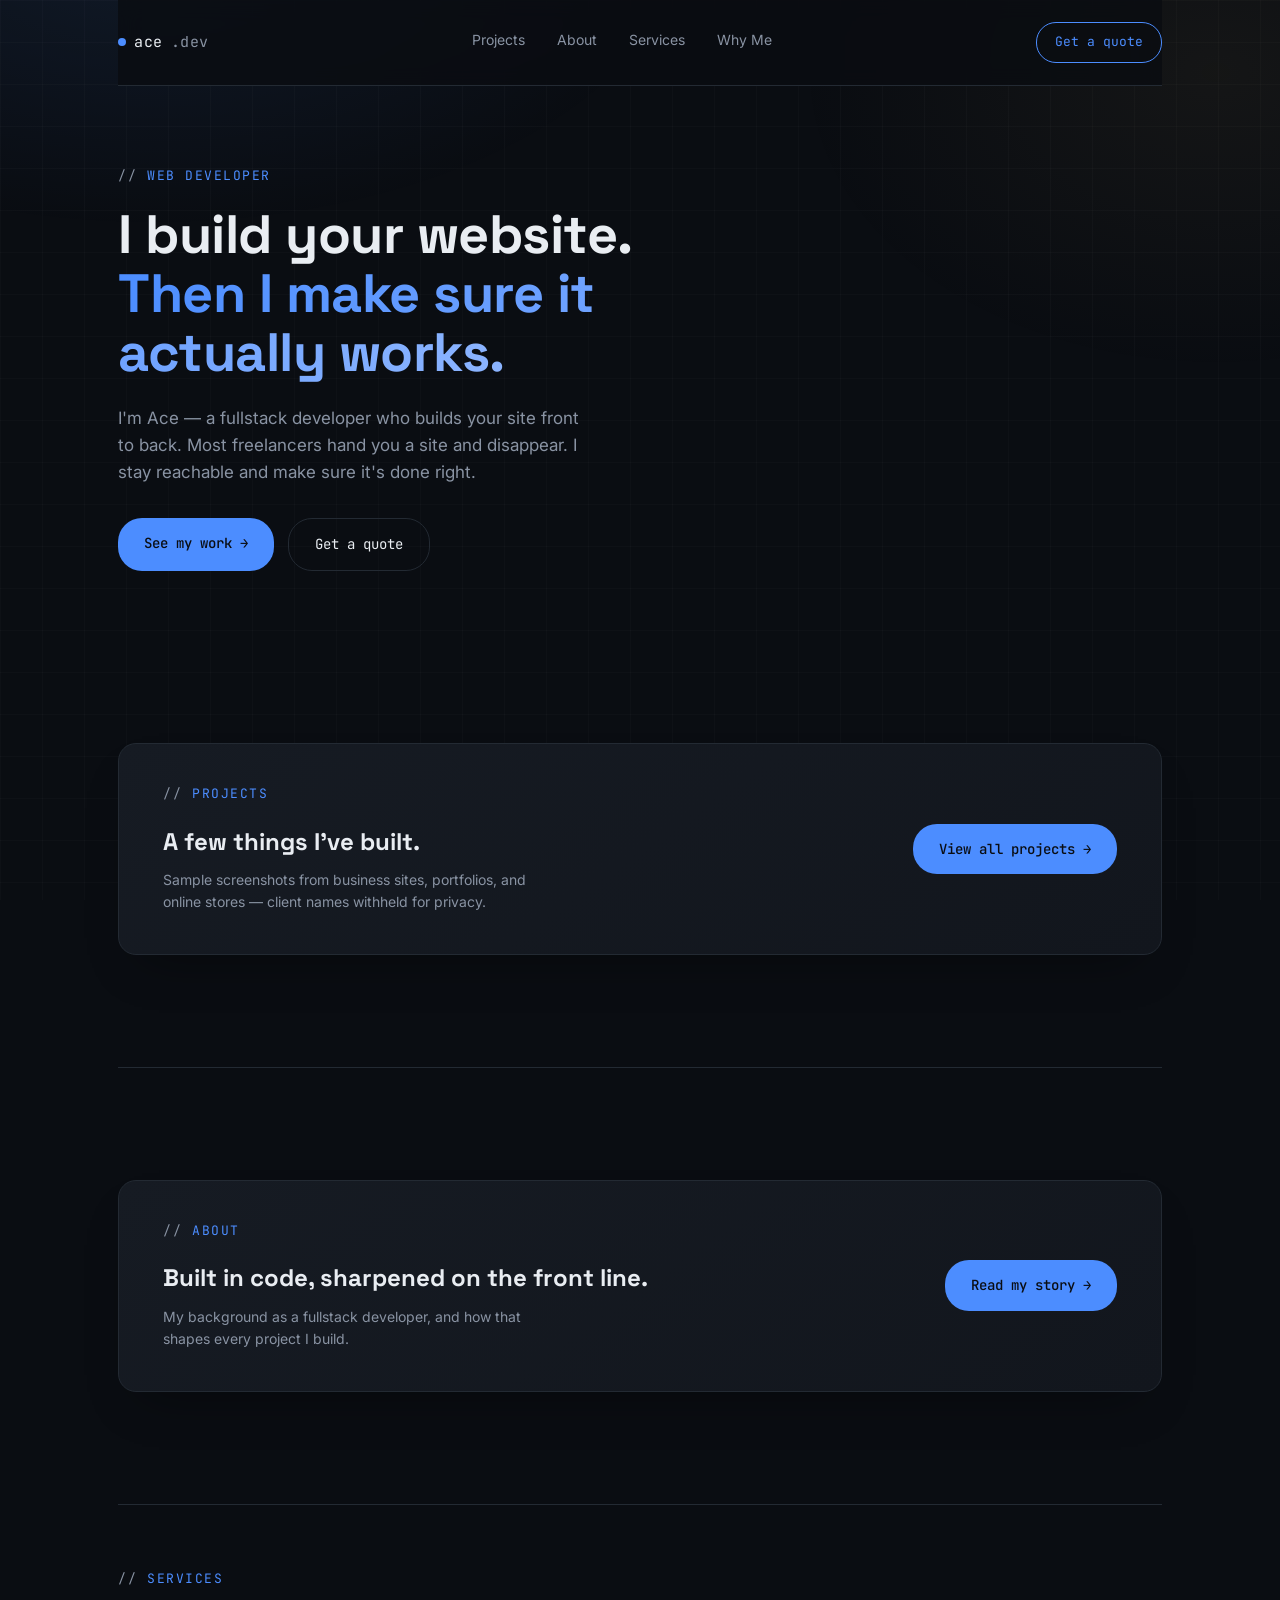
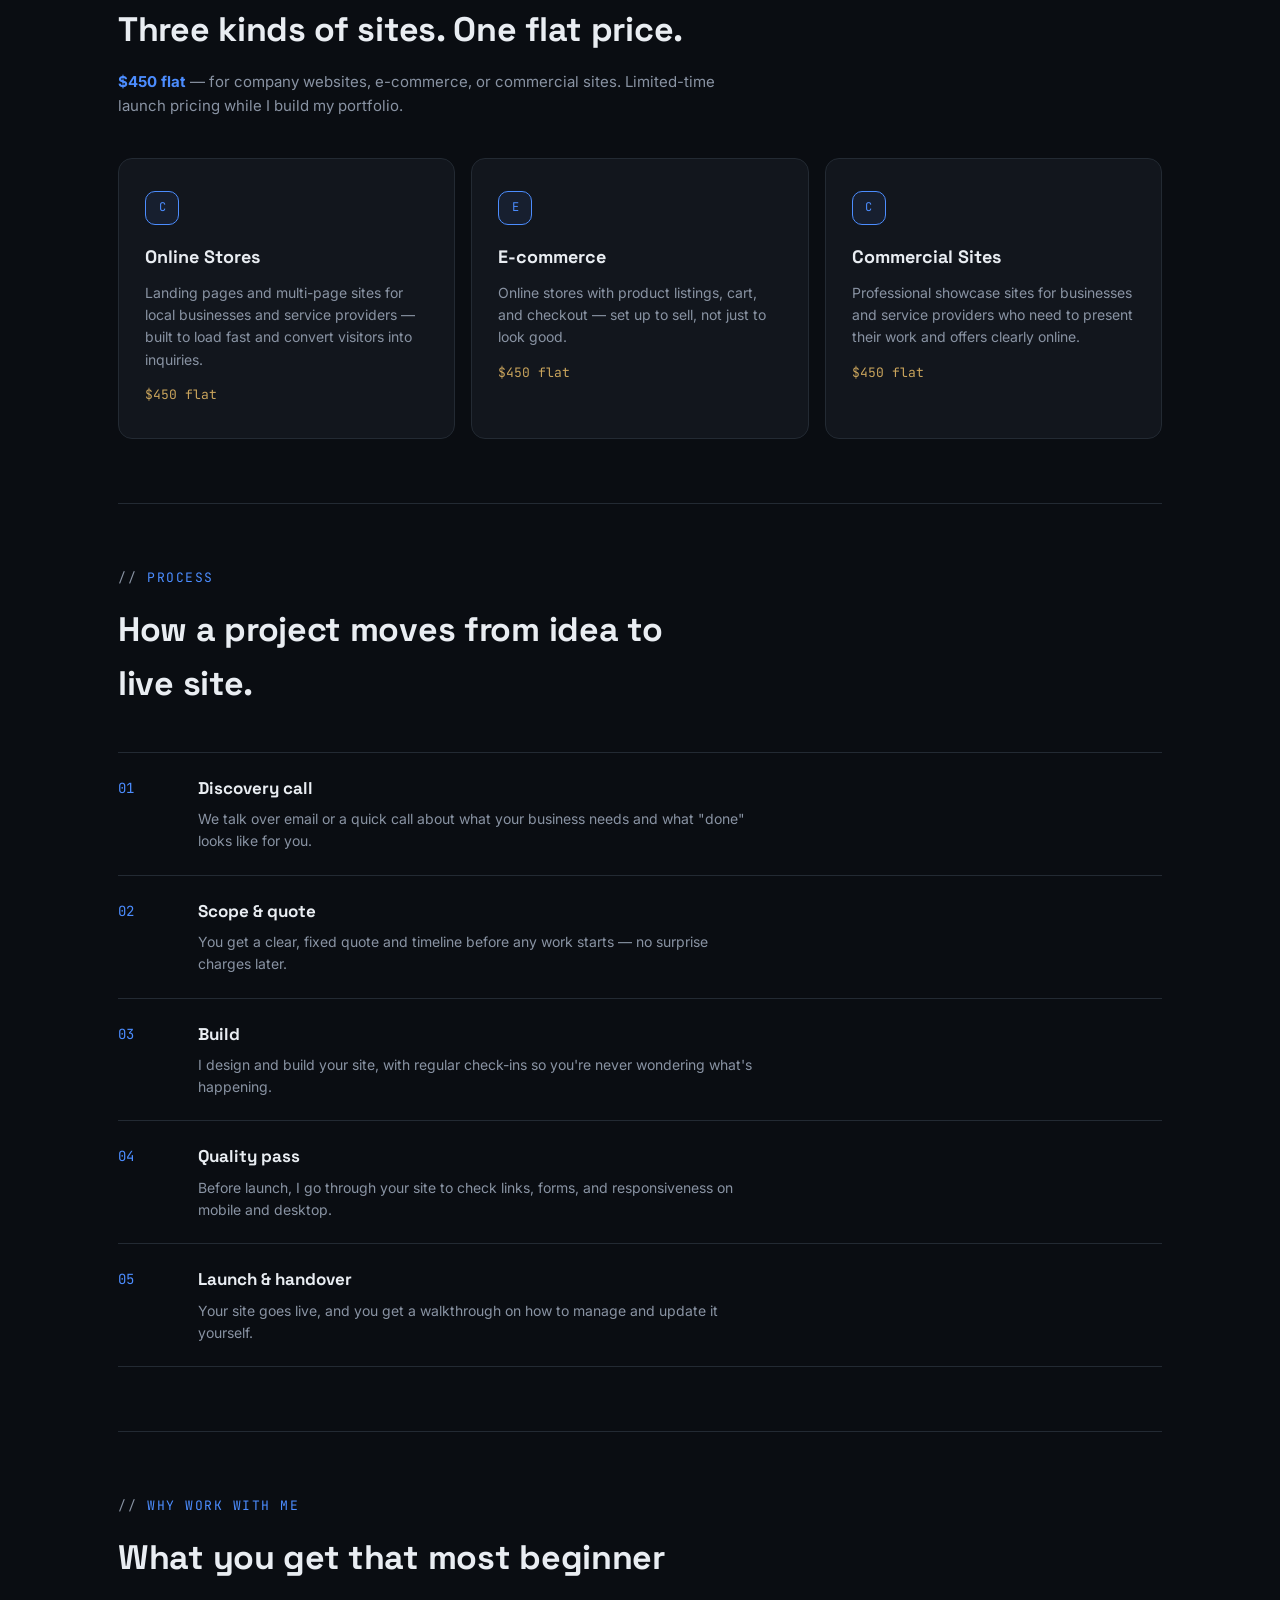
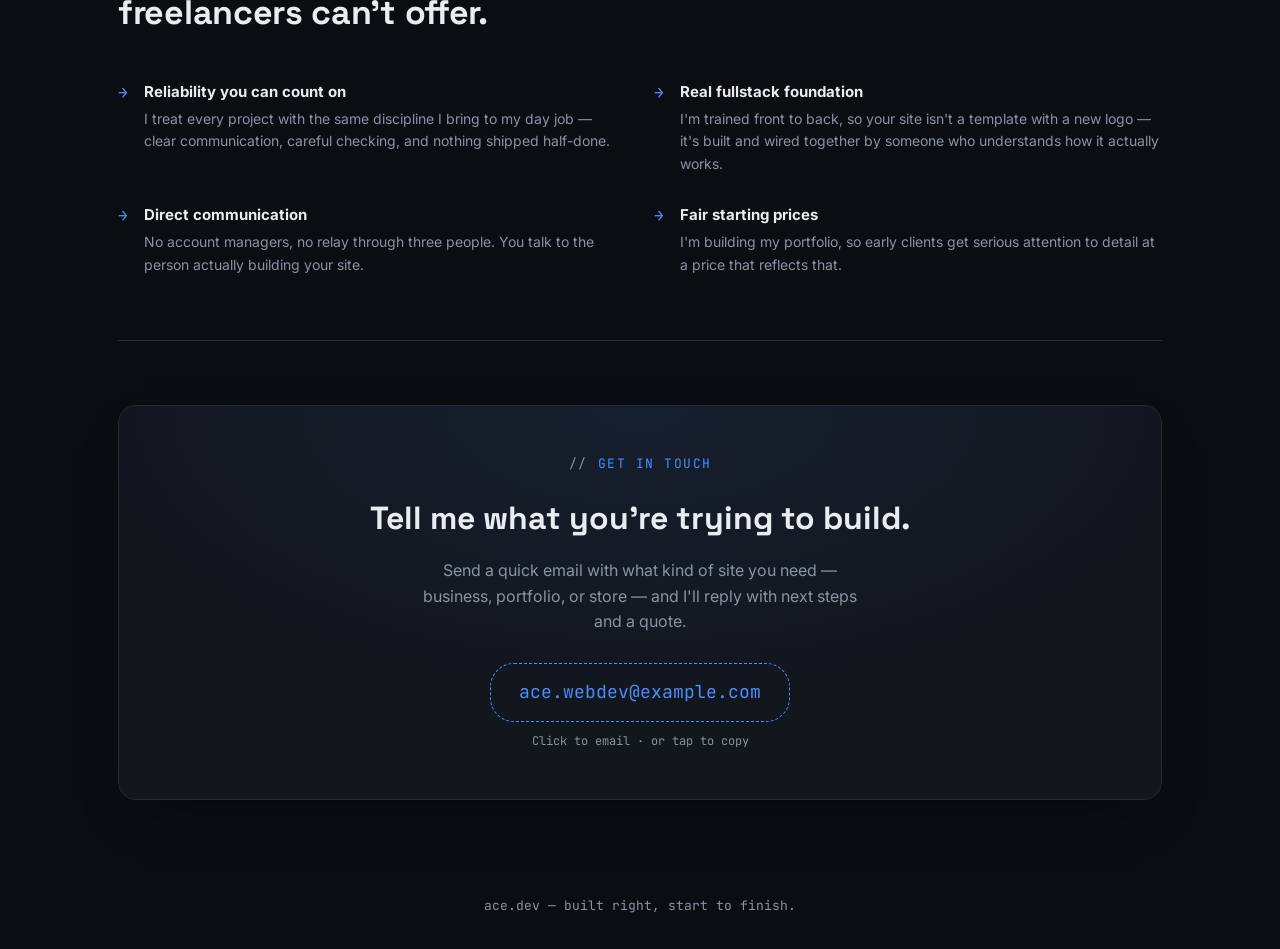
<file: index.html>
<!DOCTYPE html>
<html lang="en">
<head>
<meta charset="UTF-8">
<meta name="viewport" content="width=device-width, initial-scale=1.0">
<title>Ace — Websites built right</title>
<link rel="preconnect" href="https://fonts.googleapis.com">
<link href="https://fonts.googleapis.com/css2?family=Space+Grotesk:wght@400;500;700&family=JetBrains+Mono:wght@400;500&family=Inter:wght@400;500;600&display=swap" rel="stylesheet">
<link rel="stylesheet" href="style.css">
</head>
<body>

<div class="wrap">
  <nav>
    <div class="logo"><span class="dot"></span>ace<span style="color:var(--muted)">.dev</span></div>
    <div class="navlinks">
      <a href="projects.html">Projects</a>
      <a href="about.html">About</a>
      <a href="#services">Services</a>
      <a href="#why">Why Me</a>
    </div>
    <a href="#contact" class="nav-cta">Get a quote</a>
  </nav>

  <section class="hero" style="border-bottom:none;">
    <div class="hero-inner">
      <div class="eyebrow">Web Developer</div>
      <h1>I build your website. <span class="accent">Then I make sure it actually works.</span></h1>
      <p class="lead">I'm Ace — a fullstack developer who builds your site front to back. Most freelancers hand you a site and disappear. I stay reachable and make sure it's done right.</p>
      <div class="hero-ctas">
        <a href="projects.html" class="btn-primary">See my work →</a>
        <a href="#contact" class="btn-secondary">Get a quote</a>
      </div>
    </div>
  </section>
</div>

<div class="wrap">
  <section id="projects-teaser">
    <div class="teaser-panel reveal">
      <div class="teaser-text">
        <div class="eyebrow">Projects</div>
        <h2>A few things I've built.</h2>
        <p>Sample screenshots from business sites, portfolios, and online stores — client names withheld for privacy.</p>
      </div>
      <a href="projects.html" class="btn-primary">View all projects →</a>
    </div>
  </section>
</div>

<div class="wrap">
  <section id="about">
    <div class="teaser-panel reveal">
      <div class="teaser-text">
        <div class="eyebrow">About</div>
        <h2>Built in code, sharpened on the front line.</h2>
        <p>My background as a fullstack developer, and how that shapes every project I build.</p>
      </div>
      <a href="about.html" class="btn-primary">Read my story →</a>
    </div>
  </section>

  <section id="services">
    <div class="section-head reveal">
      <div class="eyebrow">Services</div>
      <h2>Three kinds of sites. One flat price.</h2>
      <p><strong style="color:var(--teal);">$450 flat</strong> — for company websites, e-commerce, or commercial sites. Limited-time launch pricing while I build my portfolio.</p>
    </div>
    <div class="services-grid reveal-stagger">
      <div class="service-card">
        <div class="icon">C</div>
        <h3>Online Stores</h3>
        <p>Landing pages and multi-page sites for local businesses and service providers — built to load fast and convert visitors into inquiries.</p>
        <div class="price">$450 flat</div>
      </div>
      <div class="service-card">
        <div class="icon">E</div>
        <h3>E-commerce</h3>
        <p>Online stores with product listings, cart, and checkout — set up to sell, not just to look good.</p>
        <div class="price">$450 flat</div>
      </div>
      <div class="service-card">
        <div class="icon">C</div>
        <h3>Commercial Sites</h3>
        <p>Professional showcase sites for businesses and service providers who need to present their work and offers clearly online.</p>
        <div class="price">$450 flat</div>
      </div>
    </div>
  </section>

  <section id="process">
    <div class="section-head reveal">
      <div class="eyebrow">Process</div>
      <h2>How a project moves from idea to live site.</h2>
    </div>
    <div class="process-list reveal-stagger">
      <div class="process-item">
        <div class="pnum">01</div>
        <div><h4>Discovery call</h4><p>We talk over email or a quick call about what your business needs and what "done" looks like for you.</p></div>
      </div>
      <div class="process-item">
        <div class="pnum">02</div>
        <div><h4>Scope &amp; quote</h4><p>You get a clear, fixed quote and timeline before any work starts — no surprise charges later.</p></div>
      </div>
      <div class="process-item">
        <div class="pnum">03</div>
        <div><h4>Build</h4><p>I design and build your site, with regular check-ins so you're never wondering what's happening.</p></div>
      </div>
      <div class="process-item">
        <div class="pnum">04</div>
        <div><h4>Quality pass</h4><p>Before launch, I go through your site to check links, forms, and responsiveness on mobile and desktop.</p></div>
      </div>
      <div class="process-item">
        <div class="pnum">05</div>
        <div><h4>Launch &amp; handover</h4><p>Your site goes live, and you get a walkthrough on how to manage and update it yourself.</p></div>
      </div>
    </div>
  </section>

  <section id="why">
    <div class="section-head reveal">
      <div class="eyebrow">Why work with me</div>
      <h2>What you get that most beginner freelancers can't offer.</h2>
    </div>
    <div class="why-grid reveal-stagger">
      <div class="why-item">
        <div class="mark">→</div>
        <div><h4>Reliability you can count on</h4><p>I treat every project with the same discipline I bring to my day job — clear communication, careful checking, and nothing shipped half-done.</p></div>
      </div>
      <div class="why-item">
        <div class="mark">→</div>
        <div><h4>Real fullstack foundation</h4><p>I'm trained front to back, so your site isn't a template with a new logo — it's built and wired together by someone who understands how it actually works.</p></div>
      </div>
      <div class="why-item">
        <div class="mark">→</div>
        <div><h4>Direct communication</h4><p>No account managers, no relay through three people. You talk to the person actually building your site.</p></div>
      </div>
      <div class="why-item">
        <div class="mark">→</div>
        <div><h4>Fair starting prices</h4><p>I'm building my portfolio, so early clients get serious attention to detail at a price that reflects that.</p></div>
      </div>
    </div>
  </section>
</div>

<div class="wrap" style="border-bottom:none;">
  <section id="contact" style="border-bottom:none;">
    <div class="contact-panel reveal">
      <div class="eyebrow" style="justify-content:center;">Get in touch</div>
      <h2>Tell me what you're trying to build.</h2>
      <p>Send a quick email with what kind of site you need — business, portfolio, or store — and I'll reply with next steps and a quote.</p>
      <a class="email-box" id="emailBox" href="mailto:ace.webdev@example.com">ace.webdev@example.com</a>
      <div class="copy-hint">Click to email · or tap to copy</div>
    </div>
  </section>
</div>

<footer>ace.dev — built right, start to finish.</footer>

<script>
  document.getElementById('emailBox').addEventListener('click', function(e){
    navigator.clipboard && navigator.clipboard.writeText('ace.webdev@example.com');
  });

  const revealEls = document.querySelectorAll('.reveal, .reveal-stagger');
  const revealObserver = new IntersectionObserver((entries) => {
    entries.forEach(entry => {
      if(entry.isIntersecting){
        entry.target.classList.add('is-visible');
        revealObserver.unobserve(entry.target);
      }
    });
  }, { threshold: 0.15, rootMargin: '0px 0px -40px 0px' });
  revealEls.forEach(el => revealObserver.observe(el));
</script>

</body>
</html>
</file>
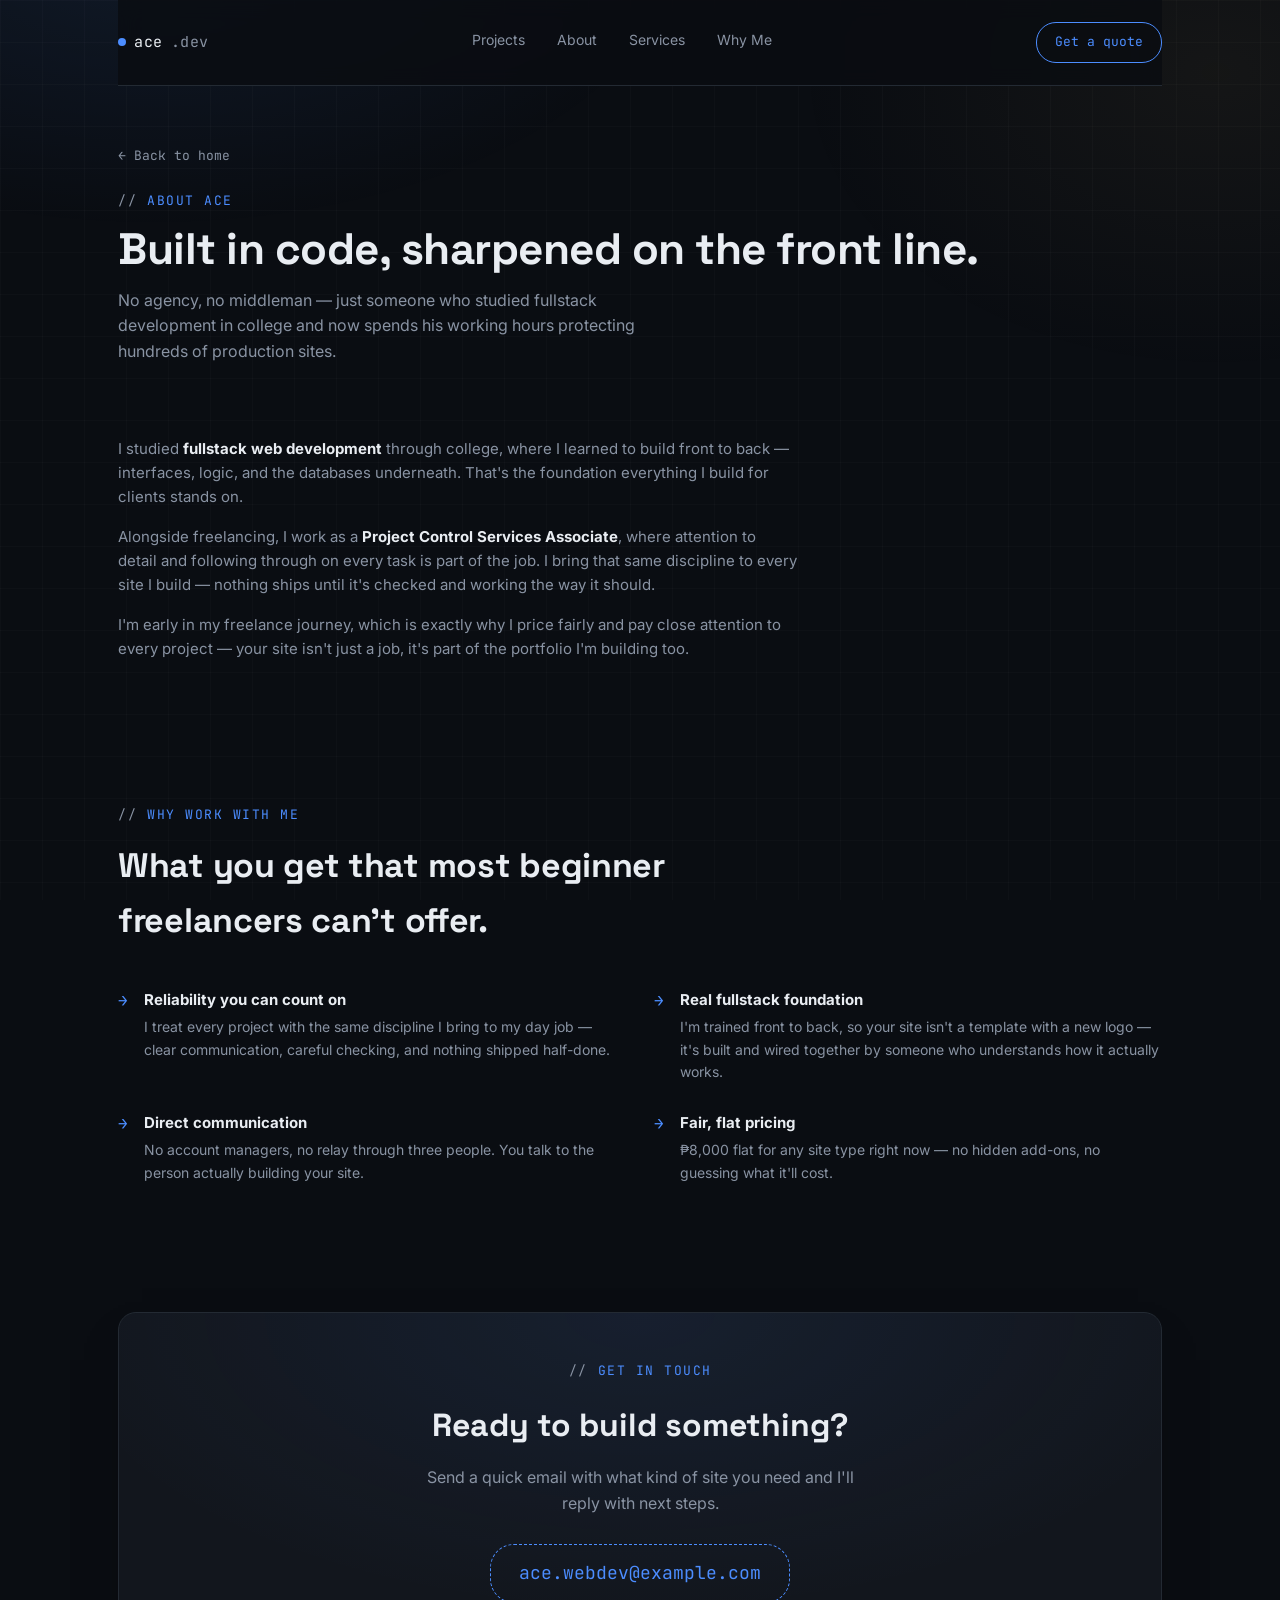
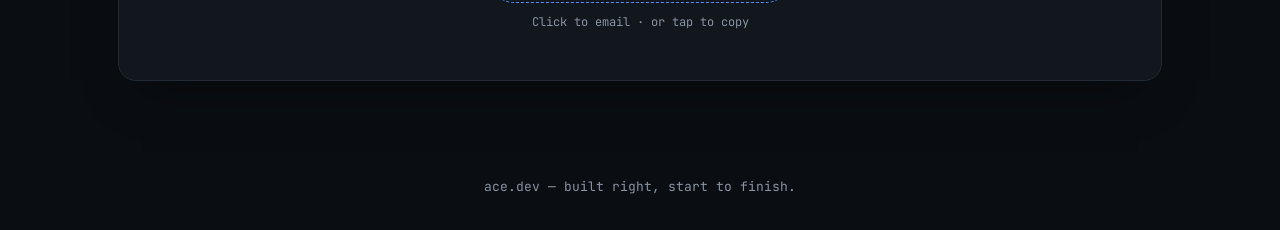
<file: about.html>
<!DOCTYPE html>
<html lang="en">
<head>
<meta charset="UTF-8">
<meta name="viewport" content="width=device-width, initial-scale=1.0">
<title>About — Ace</title>
<link rel="preconnect" href="https://fonts.googleapis.com">
<link href="https://fonts.googleapis.com/css2?family=Space+Grotesk:wght@400;500;700&family=JetBrains+Mono:wght@400;500&family=Inter:wght@400;500;600&display=swap" rel="stylesheet">
<link rel="stylesheet" href="style.css">
</head>
<body>

<div class="wrap">
  <nav>
    <a href="index.html" class="logo"><span class="dot"></span>ace<span style="color:var(--muted)">.dev</span></a>
    <div class="navlinks">
      <a href="projects.html">Projects</a>
      <a href="about.html">About</a>
      <a href="index.html#services">Services</a>
      <a href="index.html#why">Why Me</a>
    </div>
    <a href="index.html#contact" class="nav-cta">Get a quote</a>
  </nav>

  <div class="page-header">
    <a href="index.html" class="back-link">← Back to home</a>
    <div class="eyebrow">About Ace</div>
    <h1>Built in code, sharpened on the front line.</h1>
    <p>No agency, no middleman — just someone who studied fullstack development in college and now spends his working hours protecting hundreds of production sites.</p>
  </div>

  <section style="border-bottom:none;">
    <div class="about-grid" style="grid-template-columns:1fr; max-width:680px;">
      <div class="about-text">
        <p>I studied <strong>fullstack web development</strong> through college, where I learned to build front to back — interfaces, logic, and the databases underneath. That's the foundation everything I build for clients stands on.</p>
        <p>Alongside freelancing, I work as a <strong>Project Control Services Associate</strong>, where attention to detail and following through on every task is part of the job. I bring that same discipline to every site I build — nothing ships until it's checked and working the way it should.</p>
        <p>I'm early in my freelance journey, which is exactly why I price fairly and pay close attention to every project — your site isn't just a job, it's part of the portfolio I'm building too.</p>
      </div>
    </div>
  </section>

  <section id="why" style="border-bottom:none;">
    <div class="section-head">
      <div class="eyebrow">Why work with me</div>
      <h2>What you get that most beginner freelancers can't offer.</h2>
    </div>
    <div class="why-grid">
      <div class="why-item">
        <div class="mark">→</div>
        <div><h4>Reliability you can count on</h4><p>I treat every project with the same discipline I bring to my day job — clear communication, careful checking, and nothing shipped half-done.</p></div>
      </div>
      <div class="why-item">
        <div class="mark">→</div>
        <div><h4>Real fullstack foundation</h4><p>I'm trained front to back, so your site isn't a template with a new logo — it's built and wired together by someone who understands how it actually works.</p></div>
      </div>
      <div class="why-item">
        <div class="mark">→</div>
        <div><h4>Direct communication</h4><p>No account managers, no relay through three people. You talk to the person actually building your site.</p></div>
      </div>
      <div class="why-item">
        <div class="mark">→</div>
        <div><h4>Fair, flat pricing</h4><p>₱8,000 flat for any site type right now — no hidden add-ons, no guessing what it'll cost.</p></div>
      </div>
    </div>
  </section>

  <section style="border-bottom:none;">
    <div class="contact-panel">
      <div class="eyebrow" style="justify-content:center;">Get in touch</div>
      <h2>Ready to build something?</h2>
      <p>Send a quick email with what kind of site you need and I'll reply with next steps.</p>
      <a class="email-box" id="emailBox" href="mailto:ace.webdev@example.com">ace.webdev@example.com</a>
      <div class="copy-hint">Click to email · or tap to copy</div>
    </div>
  </section>
</div>

<footer>ace.dev — built right, start to finish.</footer>

<script>
  document.getElementById('emailBox').addEventListener('click', function(e){
    navigator.clipboard && navigator.clipboard.writeText('ace.webdev@example.com');
  });
</script>

</body>
</html>
</file>
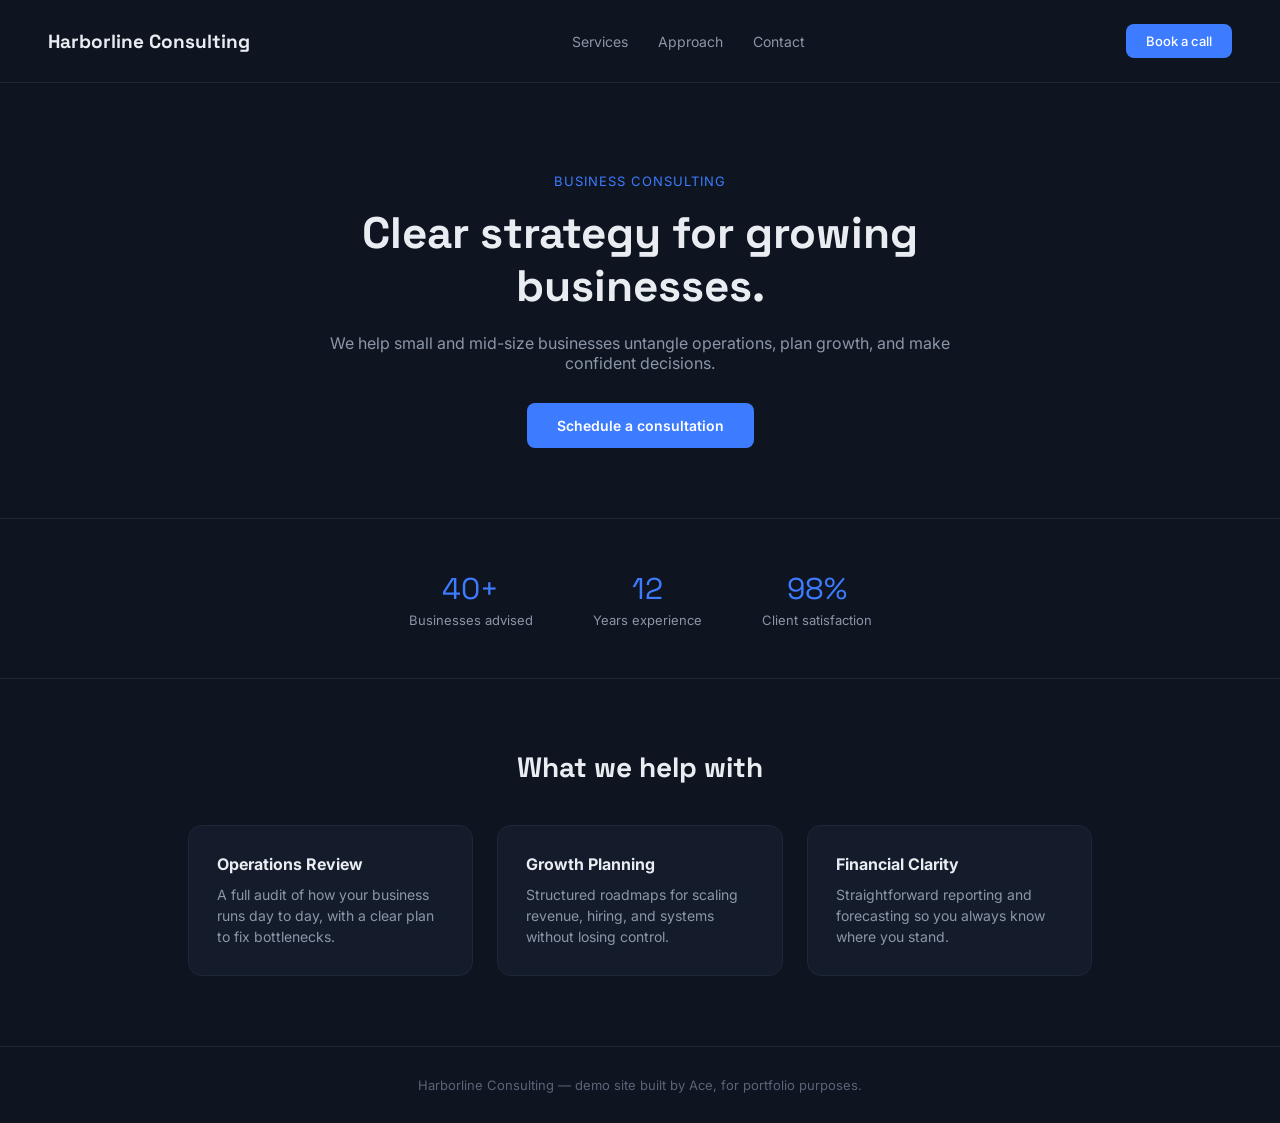
<file: demo-commercial.html>
<!DOCTYPE html>
<html lang="en">
<head>
<meta charset="UTF-8">
<meta name="viewport" content="width=device-width, initial-scale=1.0">
<title>Harborline Consulting</title>
<link href="https://fonts.googleapis.com/css2?family=Space+Grotesk:wght@500;700&family=Inter:wght@400;500;600&display=swap" rel="stylesheet">
<style>
  *{box-sizing:border-box; margin:0; padding:0;}
  body{font-family:'Inter',sans-serif; background:#0E1420; color:#E9EDF2;}
  .nav{display:flex; justify-content:space-between; align-items:center; padding:24px 48px; border-bottom:1px solid #1E2735;}
  .logo{font-family:'Space Grotesk',sans-serif; font-weight:700; font-size:19px;}
  .nav-links{display:flex; gap:30px; font-size:14px; color:#8B96A8;}
  .nav-cta{background:#3D7CFF; color:#fff; padding:9px 20px; border-radius:8px; font-size:13px; font-weight:500;}
  .hero{text-align:center; padding:90px 48px 70px; max-width:720px; margin:0 auto;}
  .hero .tag{color:#3D7CFF; font-size:13px; letter-spacing:1px; text-transform:uppercase; margin-bottom:18px;}
  .hero h1{font-family:'Space Grotesk',sans-serif; font-size:44px; line-height:1.2; margin-bottom:20px;}
  .hero p{color:#8B96A8; font-size:16px; margin-bottom:30px;}
  .hero-cta{display:inline-block; background:#3D7CFF; color:#fff; padding:14px 30px; border-radius:8px; font-weight:600; font-size:14px;}
  .stats{display:flex; justify-content:center; gap:60px; padding:50px 0; border-top:1px solid #1E2735; border-bottom:1px solid #1E2735;}
  .stat{text-align:center;}
  .stat .num{font-family:'Space Grotesk',sans-serif; font-size:30px; color:#3D7CFF;}
  .stat .cap{color:#8B96A8; font-size:13px; margin-top:4px;}
  .services{padding:70px 48px; max-width:1000px; margin:0 auto;}
  .services h2{font-family:'Space Grotesk',sans-serif; font-size:28px; text-align:center; margin-bottom:40px;}
  .grid{display:grid; grid-template-columns:repeat(3,1fr); gap:24px;}
  .card{background:#141C2B; border:1px solid #1E2735; border-radius:14px; padding:28px;}
  .card h4{margin-bottom:10px; font-size:16px;}
  .card p{color:#8B96A8; font-size:14px; line-height:1.5;}
  footer{text-align:center; padding:30px; color:#5A6478; font-size:13px; border-top:1px solid #1E2735;}
</style>
</head>
<body>
  <div class="nav">
    <div class="logo">Harborline Consulting</div>
    <div class="nav-links"><span>Services</span><span>Approach</span><span>Contact</span></div>
    <div class="nav-cta">Book a call</div>
  </div>
  <div class="hero">
    <div class="tag">Business Consulting</div>
    <h1>Clear strategy for growing businesses.</h1>
    <p>We help small and mid-size businesses untangle operations, plan growth, and make confident decisions.</p>
    <div class="hero-cta">Schedule a consultation</div>
  </div>
  <div class="stats">
    <div class="stat"><div class="num">40+</div><div class="cap">Businesses advised</div></div>
    <div class="stat"><div class="num">12</div><div class="cap">Years experience</div></div>
    <div class="stat"><div class="num">98%</div><div class="cap">Client satisfaction</div></div>
  </div>
  <div class="services">
    <h2>What we help with</h2>
    <div class="grid">
      <div class="card"><h4>Operations Review</h4><p>A full audit of how your business runs day to day, with a clear plan to fix bottlenecks.</p></div>
      <div class="card"><h4>Growth Planning</h4><p>Structured roadmaps for scaling revenue, hiring, and systems without losing control.</p></div>
      <div class="card"><h4>Financial Clarity</h4><p>Straightforward reporting and forecasting so you always know where you stand.</p></div>
    </div>
  </div>
  <footer>Harborline Consulting — demo site built by Ace, for portfolio purposes.</footer>
</body>
</html>
</file>
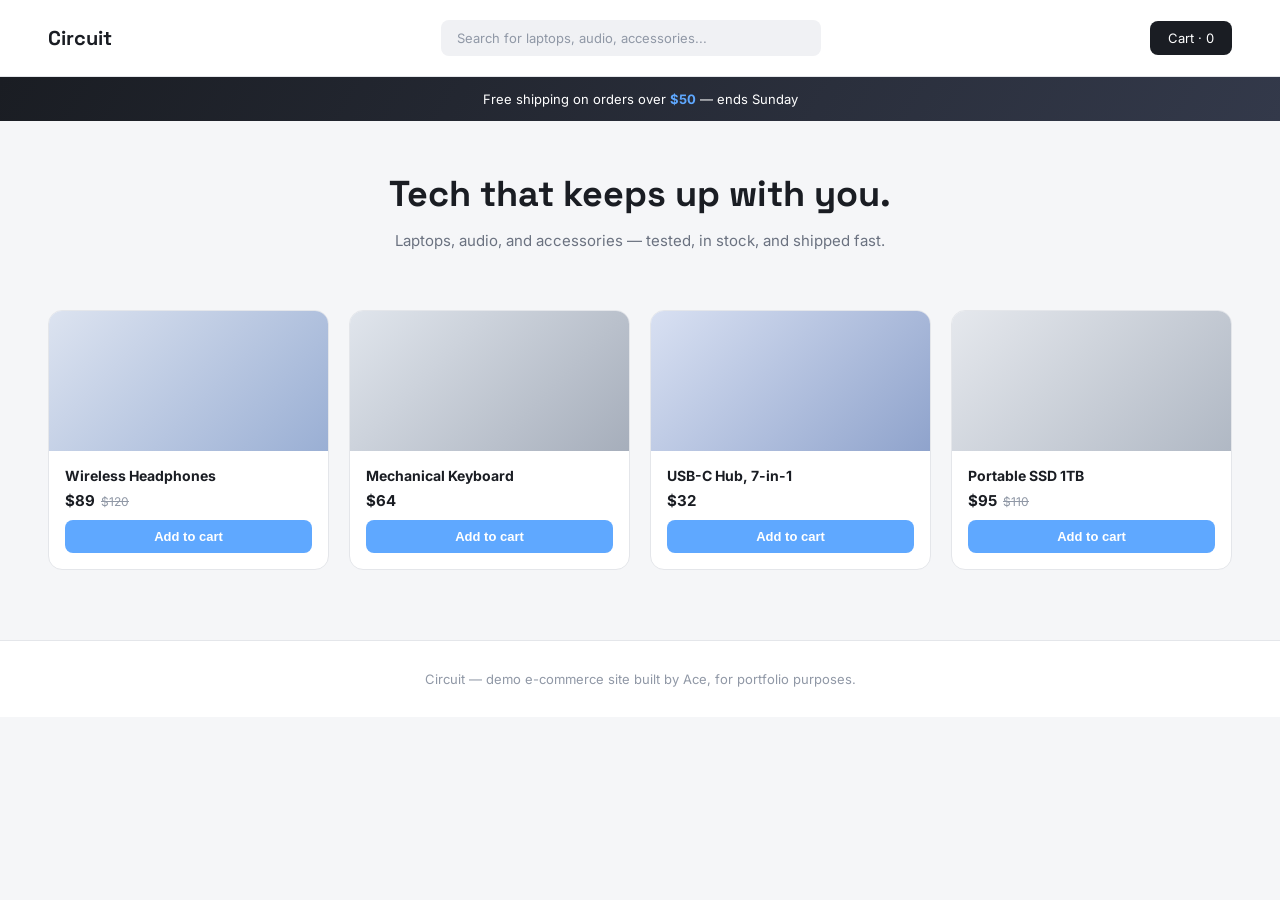
<file: demo-ecommerce.html>
<!DOCTYPE html>
<html lang="en">
<head>
<meta charset="UTF-8">
<meta name="viewport" content="width=device-width, initial-scale=1.0">
<title>Circuit — Tech Store</title>
<link href="https://fonts.googleapis.com/css2?family=Space+Grotesk:wght@500;700&family=Inter:wght@400;500;600&display=swap" rel="stylesheet">
<style>
  *{box-sizing:border-box; margin:0; padding:0;}
  body{font-family:'Inter',sans-serif; background:#F5F6F8; color:#1A1D23;}
  .nav{display:flex; justify-content:space-between; align-items:center; padding:20px 48px; background:#fff; border-bottom:1px solid #E4E6EA;}
  .logo{font-family:'Space Grotesk',sans-serif; font-weight:700; font-size:20px;}
  .search{flex:1; max-width:380px; margin:0 40px; background:#F0F1F4; border-radius:8px; padding:10px 16px; font-size:13px; color:#9098A6;}
  .cart-icon{background:#1A1D23; color:#fff; padding:9px 18px; border-radius:8px; font-size:13px;}
  .banner{background:linear-gradient(120deg,#1A1D23,#33394A); color:#fff; padding:14px; text-align:center; font-size:13px;}
  .banner b{color:#5FA8FF;}
  .hero{padding:50px 48px; text-align:center;}
  .hero h1{font-family:'Space Grotesk',sans-serif; font-size:36px; margin-bottom:14px;}
  .hero p{color:#6B7280; font-size:15px;}
  .products{padding:10px 48px 70px; display:grid; grid-template-columns:repeat(4,1fr); gap:20px;}
  .card{background:#fff; border:1px solid #E4E6EA; border-radius:14px; overflow:hidden; transition:box-shadow .2s;}
  .card-img{height:140px;}
  .card-body{padding:16px;}
  .card-body h4{font-size:14px; margin-bottom:6px;}
  .card-body .price{color:#1A1D23; font-weight:700; font-size:15px;}
  .card-body .old-price{color:#9098A6; font-size:12px; text-decoration:line-through; margin-left:6px;}
  .add-btn{width:100%; margin-top:10px; background:#5FA8FF; color:#fff; border:none; padding:9px; border-radius:8px; font-size:13px; font-weight:600;}
  footer{text-align:center; padding:30px; color:#9098A6; font-size:13px; border-top:1px solid #E4E6EA; background:#fff;}
</style>
</head>
<body>
  <div class="nav">
    <div class="logo">Circuit</div>
    <div class="search">Search for laptops, audio, accessories...</div>
    <div class="cart-icon">Cart · 0</div>
  </div>
  <div class="banner">Free shipping on orders over <b>$50</b> — ends Sunday</div>
  <div class="hero">
    <h1>Tech that keeps up with you.</h1>
    <p>Laptops, audio, and accessories — tested, in stock, and shipped fast.</p>
  </div>
  <div class="products">
    <div class="card"><div class="card-img" style="background:linear-gradient(135deg,#DCE3F0,#9AAFD4);"></div><div class="card-body"><h4>Wireless Headphones</h4><div><span class="price">$89</span><span class="old-price">$120</span></div><button class="add-btn">Add to cart</button></div></div>
    <div class="card"><div class="card-img" style="background:linear-gradient(135deg,#E0E5EC,#A6AEBB);"></div><div class="card-body"><h4>Mechanical Keyboard</h4><div><span class="price">$64</span></div><button class="add-btn">Add to cart</button></div></div>
    <div class="card"><div class="card-img" style="background:linear-gradient(135deg,#D8E0F2,#8FA3CC);"></div><div class="card-body"><h4>USB-C Hub, 7-in-1</h4><div><span class="price">$32</span></div><button class="add-btn">Add to cart</button></div></div>
    <div class="card"><div class="card-img" style="background:linear-gradient(135deg,#E5E8ED,#B0B8C4);"></div><div class="card-body"><h4>Portable SSD 1TB</h4><div><span class="price">$95</span><span class="old-price">$110</span></div><button class="add-btn">Add to cart</button></div></div>
  </div>
  <footer>Circuit — demo e-commerce site built by Ace, for portfolio purposes.</footer>
</body>
</html>
</file>
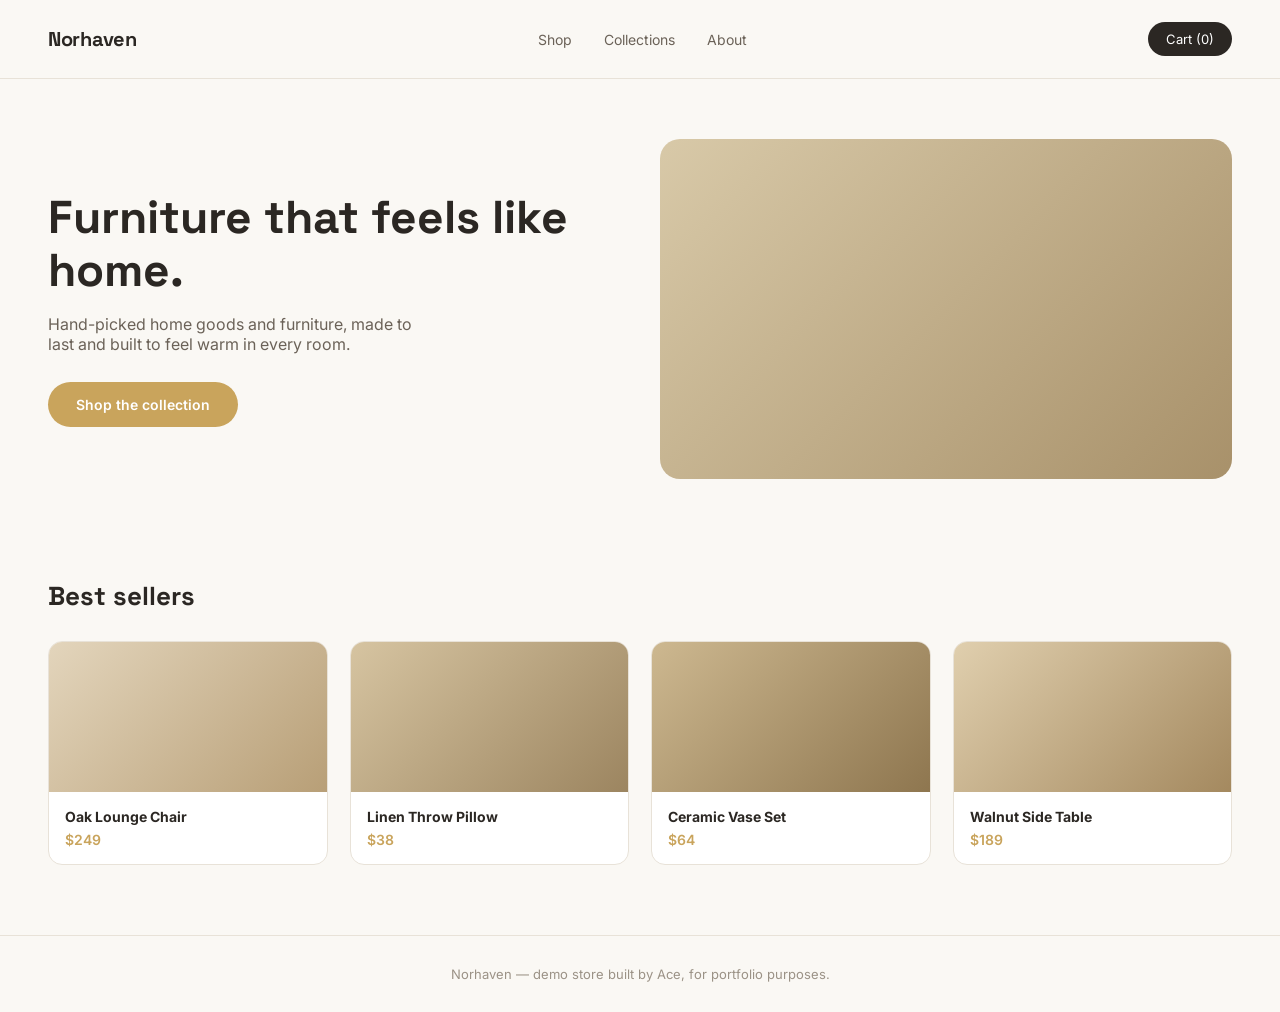
<file: demo-onlinestore.html>
<!DOCTYPE html>
<html lang="en">
<head>
<meta charset="UTF-8">
<meta name="viewport" content="width=device-width, initial-scale=1.0">
<title>Norhaven — Home & Living</title>
<link href="https://fonts.googleapis.com/css2?family=Space+Grotesk:wght@500;700&family=Inter:wght@400;500;600&display=swap" rel="stylesheet">
<style>
  *{box-sizing:border-box; margin:0; padding:0;}
  body{font-family:'Inter',sans-serif; background:#FAF8F4; color:#2B2723;}
  .nav{display:flex; justify-content:space-between; align-items:center; padding:22px 48px; border-bottom:1px solid #E8E2D8;}
  .logo{font-family:'Space Grotesk',sans-serif; font-weight:700; font-size:20px; letter-spacing:-0.3px;}
  .nav-links{display:flex; gap:32px; font-size:14px; color:#6B6258;}
  .cart-btn{background:#2B2723; color:#fff; padding:9px 18px; border-radius:20px; font-size:13px;}
  .hero{display:grid; grid-template-columns:1fr 1fr; align-items:center; padding:60px 48px; gap:40px;}
  .hero h1{font-family:'Space Grotesk',sans-serif; font-size:46px; line-height:1.15; margin-bottom:18px;}
  .hero p{color:#6B6258; font-size:16px; max-width:380px; margin-bottom:28px;}
  .hero-cta{display:inline-block; background:#C9A45C; color:#fff; padding:14px 28px; border-radius:24px; font-weight:600; font-size:14px;}
  .hero-img{height:340px; border-radius:20px; background:linear-gradient(135deg,#D8C9A8,#A8916A);}
  .products{padding:40px 48px 70px;}
  .products h2{font-family:'Space Grotesk',sans-serif; font-size:26px; margin-bottom:28px;}
  .grid{display:grid; grid-template-columns:repeat(4,1fr); gap:22px;}
  .card{background:#fff; border-radius:14px; overflow:hidden; border:1px solid #E8E2D8;}
  .card-img{height:150px;}
  .card-body{padding:16px;}
  .card-body h4{font-size:14px; margin-bottom:6px;}
  .card-body .price{color:#C9A45C; font-weight:600; font-size:14px;}
  footer{text-align:center; padding:30px; color:#9B9286; font-size:13px; border-top:1px solid #E8E2D8;}
</style>
</head>
<body>
  <div class="nav">
    <div class="logo">Norhaven</div>
    <div class="nav-links"><span>Shop</span><span>Collections</span><span>About</span></div>
    <div class="cart-btn">Cart (0)</div>
  </div>
  <div class="hero">
    <div>
      <h1>Furniture that feels like home.</h1>
      <p>Hand-picked home goods and furniture, made to last and built to feel warm in every room.</p>
      <div class="hero-cta">Shop the collection</div>
    </div>
    <div class="hero-img"></div>
  </div>
  <div class="products">
    <h2>Best sellers</h2>
    <div class="grid">
      <div class="card"><div class="card-img" style="background:linear-gradient(135deg,#E3D5BC,#B89F77);"></div><div class="card-body"><h4>Oak Lounge Chair</h4><div class="price">$249</div></div></div>
      <div class="card"><div class="card-img" style="background:linear-gradient(135deg,#D6C4A1,#9C8560);"></div><div class="card-body"><h4>Linen Throw Pillow</h4><div class="price">$38</div></div></div>
      <div class="card"><div class="card-img" style="background:linear-gradient(135deg,#CDB890,#8E764F);"></div><div class="card-body"><h4>Ceramic Vase Set</h4><div class="price">$64</div></div></div>
      <div class="card"><div class="card-img" style="background:linear-gradient(135deg,#E0CFAE,#A4895F);"></div><div class="card-body"><h4>Walnut Side Table</h4><div class="price">$189</div></div></div>
    </div>
  </div>
  <footer>Norhaven — demo store built by Ace, for portfolio purposes.</footer>
</body>
</html>
</file>
<file: style.css>
:root{
    --bg: #0A0D12;
    --bg-panel: #12161D;
    --bg-panel-2: #161B23;
    --line: #232A33;
    --text: #E9EDF2;
    --muted: #8993A3;
    --teal: #4C8DFF;
    --amber: #C9A45C;
    --danger: #E5685F;
    --font-display: 'Space Grotesk', sans-serif;
    --font-body: 'Inter', sans-serif;
    --font-mono: 'JetBrains Mono', monospace;
  }
  *{box-sizing:border-box; margin:0; padding:0;}
  html{scroll-behavior:smooth;}
  body{
    background:var(--bg);
    color:var(--text);
    font-family:var(--font-body);
    line-height:1.6;
    -webkit-font-smoothing:antialiased;
    overflow-x:hidden;
  }
  body::before{
    content:"";
    position:fixed; inset:0;
    background:
      radial-gradient(900px 500px at 12% -8%, rgba(76,141,255,0.10), transparent 60%),
      radial-gradient(700px 500px at 95% 8%, rgba(201,164,92,0.06), transparent 60%),
      linear-gradient(rgba(255,255,255,0.018) 1px, transparent 1px),
      linear-gradient(90deg, rgba(255,255,255,0.018) 1px, transparent 1px);
    background-size: auto, auto, 42px 42px, 42px 42px;
    pointer-events:none;
    z-index:0;
  }
  a{color:inherit; text-decoration:none;}
  .wrap{max-width:1100px; margin:0 auto; padding:0 28px; position:relative; z-index:1;}

  /* SCROLL REVEAL */
  .reveal{
    opacity:0; transform:translateY(18px);
    transition:opacity .6s cubic-bezier(.21,.6,.27,1), transform .6s cubic-bezier(.21,.6,.27,1);
  }
  .reveal.is-visible{opacity:1; transform:translateY(0);}
  .reveal-stagger > *{
    opacity:0; transform:translateY(16px);
    transition:opacity .55s cubic-bezier(.21,.6,.27,1), transform .55s cubic-bezier(.21,.6,.27,1);
  }
  .reveal-stagger.is-visible > *{opacity:1; transform:translateY(0);}
  .reveal-stagger.is-visible > *:nth-child(1){transition-delay:.03s;}
  .reveal-stagger.is-visible > *:nth-child(2){transition-delay:.09s;}
  .reveal-stagger.is-visible > *:nth-child(3){transition-delay:.15s;}
  .reveal-stagger.is-visible > *:nth-child(4){transition-delay:.21s;}
  .reveal-stagger.is-visible > *:nth-child(5){transition-delay:.27s;}

  /* NAV */
  nav{
    display:flex; align-items:center; justify-content:space-between;
    padding:22px 0; border-bottom:1px solid var(--line);
    position:sticky; top:0; background:rgba(10,13,18,0.82); backdrop-filter:blur(10px);
    z-index:50;
  }
  .logo{
    font-family:var(--font-mono); font-size:15px; letter-spacing:0.5px; color:var(--text);
    display:flex; align-items:center; gap:8px;
  }
  .logo .dot{
    width:8px; height:8px; border-radius:50%; background:var(--teal);
    box-shadow:0 0 0 0 rgba(76,141,255,0.5); display:inline-block;
    animation:pulseDot 2.4s ease-out infinite;
  }
  @keyframes pulseDot{
    0%{box-shadow:0 0 0 0 rgba(76,141,255,0.45);}
    70%{box-shadow:0 0 0 7px rgba(76,141,255,0);}
    100%{box-shadow:0 0 0 0 rgba(76,141,255,0);}
  }
  .navlinks{display:flex; gap:32px; font-size:14px; color:var(--muted);}
  .navlinks a{position:relative; padding-bottom:4px; transition:color .2s;}
  .navlinks a::after{
    content:""; position:absolute; left:0; bottom:0; width:0; height:1.5px;
    background:var(--teal); transition:width .25s ease;
  }
  .navlinks a:hover{color:var(--text);}
  .navlinks a:hover::after{width:100%;}
  .nav-cta{
    font-family:var(--font-mono); font-size:13px; padding:9px 18px;
    border:1px solid var(--teal); border-radius:20px; color:var(--teal);
    transition:all .25s cubic-bezier(.21,.6,.27,1);
  }
  .nav-cta:hover{background:var(--teal); color:#0A0D12; box-shadow:0 4px 18px rgba(76,141,255,0.35); transform:translateY(-1px);}

  @media(max-width:680px){ .navlinks{display:none;} }

  /* HERO */
  .hero{padding:80px 0 60px;}
  @media(max-width:880px){ .hero{padding:48px 0 40px;} }
  .hero-inner{max-width:640px;}

  .eyebrow{
    font-family:var(--font-mono); font-size:13px; color:var(--teal);
    text-transform:uppercase; letter-spacing:1.5px; margin-bottom:18px;
    display:flex; align-items:center; gap:10px;
  }
  .eyebrow::before{content:"//"; color:var(--muted);}

  h1{
    font-family:var(--font-display); font-weight:700;
    font-size:clamp(34px, 5vw, 54px); line-height:1.1; letter-spacing:-0.5px;
    margin-bottom:22px;
    animation:fadeUp .7s cubic-bezier(.21,.6,.27,1) both;
  }
  h1 .accent{
    background:linear-gradient(90deg, var(--teal), #8BB4FF);
    -webkit-background-clip:text; background-clip:text; color:transparent;
  }
  @keyframes fadeUp{ from{opacity:0; transform:translateY(14px);} to{opacity:1; transform:translateY(0);} }

  .hero p.lead{
    font-size:17px; color:var(--muted); max-width:480px; margin-bottom:32px;
    animation:fadeUp .7s cubic-bezier(.21,.6,.27,1) .1s both;
  }

  .hero-ctas{display:flex; gap:14px; flex-wrap:wrap; animation:fadeUp .7s cubic-bezier(.21,.6,.27,1) .2s both;}
  .btn-primary{
    font-family:var(--font-mono); font-size:14px; font-weight:500;
    background:var(--teal); color:#0A0D12; padding:14px 26px; border-radius:24px;
    transition:transform .2s cubic-bezier(.21,.6,.27,1), box-shadow .2s; display:inline-block;
  }
  .btn-primary:hover{transform:translateY(-2px) scale(1.015); box-shadow:0 10px 28px rgba(76,141,255,0.3);}
  .btn-secondary{
    font-family:var(--font-mono); font-size:14px;
    border:1px solid var(--line); color:var(--text); padding:14px 26px; border-radius:24px;
    transition:border-color .2s, transform .2s;
  }
  .btn-secondary:hover{border-color:var(--muted); transform:translateY(-2px);}

  /* PROJECT CARDS - signature element: browser-frame mockups */
  .projects-grid{display:grid; grid-template-columns:repeat(2,1fr); gap:24px;}
  @media(max-width:780px){.projects-grid{grid-template-columns:1fr;}}

  .project-card{
    background:var(--bg-panel); border:1px solid var(--line); border-radius:14px;
    overflow:hidden; transition:transform .3s cubic-bezier(.21,.6,.27,1), box-shadow .3s, border-color .3s;
    box-shadow:0 1px 0 rgba(255,255,255,0.02) inset;
  }
  .project-card:hover{
    transform:translateY(-6px);
    border-color:rgba(76,141,255,0.4);
    box-shadow:0 20px 40px -16px rgba(0,0,0,0.5), 0 0 0 1px rgba(76,141,255,0.08);
  }

  .browser-frame{
    background:var(--bg-panel-2); border-bottom:1px solid var(--line);
  }
  .browser-bar{
    display:flex; align-items:center; gap:8px; padding:10px 14px;
  }
  .browser-bar .tdot{width:9px; height:9px; border-radius:50%;}
  .browser-bar .tdot:nth-child(1){background:#FF6B6B;}
  .browser-bar .tdot:nth-child(2){background:#F5A623;}
  .browser-bar .tdot:nth-child(3){background:#5EEAD4;}
  .browser-url{
    flex:1; margin-left:6px; background:var(--bg); border:1px solid var(--line); border-radius:12px;
    padding:4px 10px; font-family:var(--font-mono); font-size:11px; color:var(--muted);
    overflow:hidden; white-space:nowrap; text-overflow:ellipsis;
  }
  .project-thumb{
    height:180px; display:flex; align-items:center; justify-content:center;
    background:
      repeating-linear-gradient(135deg, rgba(94,234,212,0.04) 0px, rgba(94,234,212,0.04) 2px, transparent 2px, transparent 14px);
    position:relative;
  }
  .project-thumb .placeholder-label{
    font-family:var(--font-mono); font-size:12px; color:var(--muted);
    border:1px dashed var(--line); padding:8px 16px; border-radius:12px;
  }
  .project-body{padding:20px 22px;}
  .project-body .ptag{
    font-family:var(--font-mono); font-size:11px; color:var(--teal);
    text-transform:uppercase; letter-spacing:0.5px; margin-bottom:8px; display:block;
  }
  .project-body h3{font-family:var(--font-display); font-size:18px; margin-bottom:8px;}
  .project-body p{color:var(--muted); font-size:14px; margin-bottom:14px;}
  .project-links{display:flex; gap:14px; font-family:var(--font-mono); font-size:12px;}
  .project-links a{color:var(--teal); border-bottom:1px solid transparent;}
  .project-links a:hover{border-bottom-color:var(--teal);}

  .add-project-note{
    margin-top:24px; text-align:center; font-family:var(--font-mono); font-size:13px;
    color:var(--muted); border:1px dashed var(--line); border-radius:12px; padding:18px;
  }

  /* PROJECT MOCKUP THUMBNAILS (sample screenshots) */
  .project-thumb{
    height:180px; padding:0; cursor:pointer; overflow:hidden;
    background:linear-gradient(180deg, var(--bg-panel-2), var(--bg-panel));
  }
  .project-thumb svg{width:100%; height:100%; display:block;}
  .confidential-badge{
    display:inline-flex; align-items:center; gap:5px;
    font-family:var(--font-mono); font-size:10.5px; color:var(--muted);
    border:1px solid var(--line); border-radius:20px; padding:3px 10px 3px 8px;
    margin-bottom:10px;
  }
  .confidential-badge .lock{color:var(--amber);}

  /* SCROLLABLE IMAGE GALLERY (real screenshots) */
  .gallery-wrap{position:relative;}
  .gallery-scroll{
    display:flex; overflow-x:auto; scroll-snap-type:x mandatory;
    scrollbar-width:none; height:180px;
  }
  .gallery-scroll::-webkit-scrollbar{display:none;}
  .gallery-slide{
    flex:0 0 100%; scroll-snap-align:start; height:180px; overflow:hidden;
  }
  .gallery-slide img{
    width:100%; height:100%; object-fit:cover; object-position:top; display:block;
  }
  .gallery-dots{
    position:absolute; bottom:10px; left:0; right:0;
    display:flex; justify-content:center; gap:6px;
  }
  .gdot{
    width:6px; height:6px; border-radius:50%; background:rgba(255,255,255,0.35);
    cursor:pointer; transition:all .2s;
  }
  .gdot.active{background:var(--teal); width:18px; border-radius:3px;}

  /* LIGHTBOX MODAL */
  .lightbox-overlay{
    position:fixed; inset:0; background:rgba(6,8,11,0.86);
    display:none; align-items:center; justify-content:center; z-index:100;
    padding:32px; backdrop-filter:blur(4px);
    opacity:0; transition:opacity .25s ease;
  }
  .lightbox-overlay.open{display:flex; opacity:1;}
  .lightbox-box{
    background:var(--bg-panel); border:1px solid var(--line); border-radius:16px;
    max-width:680px; width:100%; overflow:hidden; box-shadow:0 30px 80px rgba(0,0,0,0.5);
    transform:scale(.94) translateY(10px); transition:transform .3s cubic-bezier(.21,.6,.27,1);
  }
  .lightbox-overlay.open .lightbox-box{transform:scale(1) translateY(0);}
  .lightbox-frame{background:var(--bg-panel-2); border-bottom:1px solid var(--line);}
  .lightbox-img{
    background:linear-gradient(180deg, var(--bg-panel-2), var(--bg-panel));
    aspect-ratio:4/2.4;
  }
  .lightbox-img svg{width:100%; height:100%; display:block;}
  .lightbox-info{padding:22px 26px;}
  .lightbox-info h3{font-family:var(--font-display); font-size:19px; margin-bottom:8px;}
  .lightbox-info p{color:var(--muted); font-size:14px; margin-bottom:12px;}
  .lightbox-close{
    position:absolute; top:18px; right:18px; font-family:var(--font-mono); font-size:13px;
    color:var(--muted); border:1px solid var(--line); border-radius:50%;
    width:32px; height:32px; display:flex; align-items:center; justify-content:center;
    cursor:pointer; background:var(--bg-panel);
  }
  .lightbox-close:hover{color:var(--teal); border-color:var(--teal);}
  .lightbox-wrap{position:relative;}

  /* PROJECTS TEASER (homepage) */
  .teaser-panel{
    background:linear-gradient(145deg, var(--bg-panel-2), var(--bg-panel));
    border:1px solid var(--line); border-radius:18px;
    padding:40px 44px; display:flex; align-items:center; justify-content:space-between; gap:32px;
    margin:48px 0; box-shadow:0 24px 48px -24px rgba(0,0,0,0.45);
    transition:border-color .3s;
  }
  .teaser-panel:hover{border-color:rgba(76,141,255,0.3);}
  @media(max-width:680px){.teaser-panel{flex-direction:column; align-items:flex-start; text-align:left;}}
  .teaser-text h2{font-family:var(--font-display); font-size:24px; margin-bottom:8px;}
  .teaser-text p{color:var(--muted); font-size:14px; max-width:380px;}

  /* PROJECTS PAGE */
  .page-header{padding:56px 0 8px;}
  .page-header .eyebrow{margin-bottom:14px;}
  .page-header h1{font-family:var(--font-display); font-size:clamp(30px,4.5vw,44px); font-weight:700; letter-spacing:-0.5px; margin-bottom:14px;}
  .page-header p{color:var(--muted); font-size:16px; max-width:520px;}
  .back-link{
    display:inline-flex; align-items:center; gap:6px; font-family:var(--font-mono);
    font-size:13px; color:var(--muted); margin-bottom:24px;
  }
  .back-link:hover{color:var(--teal);}
  .filter-row{display:flex; gap:10px; margin:32px 0; flex-wrap:wrap;}
  .filter-chip{
    font-family:var(--font-mono); font-size:12px; color:var(--muted);
    border:1px solid var(--line); border-radius:20px; padding:7px 16px; cursor:pointer;
    transition:all .25s cubic-bezier(.21,.6,.27,1); background:none;
  }
  .filter-chip:hover{border-color:var(--teal); color:var(--teal); transform:translateY(-1px);}
  .filter-chip.active{background:var(--teal); color:#0A0D12; border-color:var(--teal); box-shadow:0 6px 16px rgba(76,141,255,0.3);}

  /* SECTIONS */
  section{padding:64px 0; border-bottom:1px solid var(--line);}
  .section-head{margin-bottom:40px; max-width:600px;}
  .section-head .eyebrow{margin-bottom:14px;}
  .section-head h2{font-family:var(--font-display); font-size:clamp(26px,3.4vw,34px); font-weight:700; letter-spacing:-0.3px; margin-bottom:12px;}
  .section-head p{color:var(--muted); font-size:15px;}

  /* ABOUT */
  .about-grid{display:grid; grid-template-columns:1fr 1fr; gap:48px; align-items:start;}
  @media(max-width:780px){.about-grid{grid-template-columns:1fr;}}
  .about-text p{color:var(--muted); margin-bottom:16px; font-size:15px;}
  .about-text strong{color:var(--text);}
  .stat-grid{display:grid; grid-template-columns:1fr 1fr; gap:14px;}
  .stat-card{
    background:var(--bg-panel); border:1px solid var(--line); border-radius:14px; padding:24px 20px;
    transition:transform .3s cubic-bezier(.21,.6,.27,1), border-color .3s, box-shadow .3s;
  }
  .stat-card:hover{transform:translateY(-4px); border-color:rgba(76,141,255,0.3); box-shadow:0 16px 32px -18px rgba(0,0,0,0.5);}
  .stat-card .num{font-family:var(--font-mono); font-size:28px; color:var(--teal); font-weight:500;}
  .stat-card .cap{font-size:13px; color:var(--muted); margin-top:6px;}

  /* SERVICES */
  .services-grid{display:grid; grid-template-columns:repeat(3,1fr); gap:16px; background:transparent; border:none; border-radius:0; overflow:visible;}
  @media(max-width:780px){.services-grid{grid-template-columns:1fr;}}
  .service-card{
    background:var(--bg-panel); border:1px solid var(--line); border-radius:14px;
    padding:32px 26px; transition:transform .3s cubic-bezier(.21,.6,.27,1), box-shadow .3s, border-color .3s;
  }
  .service-card:hover{
    transform:translateY(-5px);
    border-color:rgba(76,141,255,0.35);
    box-shadow:0 18px 36px -16px rgba(0,0,0,0.5);
  }
  .service-card .icon{
    font-family:var(--font-mono); font-size:12px; color:var(--teal);
    border:1px solid var(--teal); width:34px; height:34px; border-radius:10px;
    display:flex; align-items:center; justify-content:center; margin-bottom:18px;
    background:rgba(76,141,255,0.08);
    transition:transform .3s cubic-bezier(.21,.6,.27,1);
  }
  .service-card:hover .icon{transform:scale(1.1) rotate(-4deg);}
  .service-card h3{font-family:var(--font-display); font-size:18px; margin-bottom:10px;}
  .service-card p{color:var(--muted); font-size:14px; margin-bottom:14px;}
  .service-card .price{font-family:var(--font-mono); font-size:13px; color:var(--amber);}

  /* PROCESS */
  .process-list{display:flex; flex-direction:column;}
  .process-item{
    display:grid; grid-template-columns:60px 1fr; gap:20px;
    padding:22px 0; border-top:1px solid var(--line);
  }
  .process-item:last-child{border-bottom:1px solid var(--line);}
  .process-item .pnum{font-family:var(--font-mono); color:var(--teal); font-size:14px; padding-top:2px;}
  .process-item h4{font-family:var(--font-display); font-size:17px; margin-bottom:6px;}
  .process-item p{color:var(--muted); font-size:14px; max-width:560px;}

  /* WHY */
  .why-grid{display:grid; grid-template-columns:repeat(2,1fr); gap:28px;}
  @media(max-width:780px){.why-grid{grid-template-columns:1fr;}}
  .why-item{display:flex; gap:16px;}
  .why-item .mark{font-family:var(--font-mono); color:var(--teal); flex-shrink:0;}
  .why-item h4{font-size:15px; margin-bottom:4px;}
  .why-item p{color:var(--muted); font-size:14px;}

  /* CONTACT */
  .contact-panel{
    background:radial-gradient(600px 300px at 50% 0%, rgba(76,141,255,0.08), transparent), var(--bg-panel);
    border:1px solid var(--line); border-radius:18px;
    padding:48px; text-align:center;
    box-shadow:0 24px 48px -24px rgba(0,0,0,0.5);
  }
  .contact-panel h2{font-family:var(--font-display); font-size:clamp(24px,3.5vw,32px); margin-bottom:14px;}
  .contact-panel p{color:var(--muted); margin-bottom:28px; max-width:440px; margin-left:auto; margin-right:auto;}
  .email-box{
    font-family:var(--font-mono); font-size:18px; color:var(--teal);
    border:1px dashed var(--teal); display:inline-block; padding:14px 28px;
    border-radius:24px; margin-bottom:10px; transition:all .25s cubic-bezier(.21,.6,.27,1);
  }
  .email-box:hover{background:rgba(76,141,255,0.08); transform:translateY(-2px); box-shadow:0 10px 24px rgba(76,141,255,0.2);}
  .copy-hint{font-size:12px; color:var(--muted); font-family:var(--font-mono);}

  footer{padding:32px 0; text-align:center; color:var(--muted); font-size:13px; font-family:var(--font-mono);}

/* PROCESS ITEM HOVER */
.process-item{transition:padding-left .25s ease;}
.process-item:hover{padding-left:6px;}
.process-item:hover .pnum{color:#8BB4FF;}
</file>
